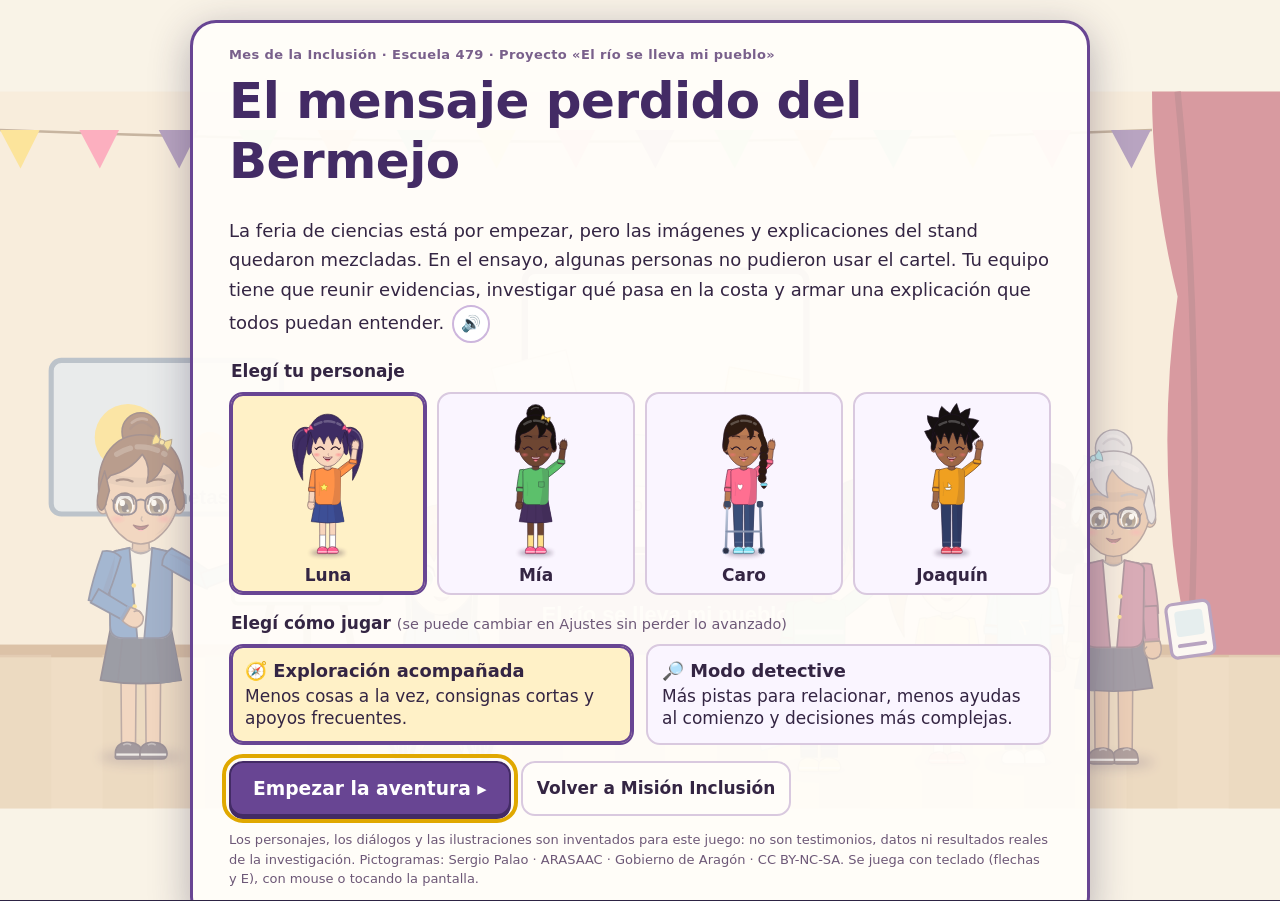
<file: bermejo/index.html>
<!doctype html>
<html lang="es-AR"><head><meta charset="utf-8"><meta name="viewport" content="width=device-width,initial-scale=1,viewport-fit=cover"><meta name="theme-color" content="#2d2344"><title>El mensaje perdido del Bermejo · Misión Inclusión</title><meta name="description" content="Aventura de exploración: investigar la erosión de la costa del río y comunicarla con pictogramas, imágenes, texto claro y audio."><link rel="stylesheet" href="style.css?v=3">
<script src="chars.js?v=3" defer></script><script src="pictos.js?v=3" defer></script><script src="model.js?v=3" defer></script><script src="draw.js?v=3" defer></script><script src="game.js?v=3" defer></script><script src="acts.js?v=3" defer></script></head><body>
<a class="skip" href="#game">Ir al juego</a><div id="game" tabindex="-1"><p class="loading">Preparando la aventura…</p></div>
<dialog id="activity" aria-labelledby="activity-title"><div class="dialog-bar"><h2 id="activity-title"></h2><button type="button" id="activity-close" aria-label="Cerrar y volver a explorar">×</button></div><div id="activity-content"></div></dialog>
<div id="announcement" class="sr" role="status" aria-live="polite"></div><div id="toast" role="status" aria-live="polite"></div><div id="print" aria-hidden="true"></div>
<noscript><p>Este juego necesita JavaScript.</p></noscript>
</body></html>
</file>
<file: bermejo/style.css>
:root{--ink:#342543;--purple:#684593;--purple-d:#432b65;--paper:#f9f3e7;--panel:#fffdf9;--line:#d9c9df;--gold:#f1cf76;--teal:#2bb3a3;--ok:#2b8a5a;--okbg:#e4f3e7;--warnbg:#fff2d5;--night:#2d2344;--fs:17px}
*{box-sizing:border-box}
html,body{margin:0;height:100%}
body{color:var(--ink);background:var(--night);font:var(--fs)/1.5 'Trebuchet MS',Verdana,system-ui,sans-serif;-webkit-tap-highlight-color:transparent}
button,input{font:inherit;color:inherit}
button{cursor:pointer;touch-action:manipulation;border:2px solid var(--line);border-radius:14px;padding:9px 14px;background:var(--panel);color:var(--ink);min-height:46px;font-weight:700;transition:transform .12s,box-shadow .12s,background .12s;line-height:1.25}
button:hover:not(:disabled){transform:translateY(-1px);box-shadow:0 3px 0 #44285d33}
button:disabled{opacity:.5;cursor:default}
button[aria-pressed=true],button[aria-selected=true]{background:#fff1c7;border-color:var(--purple);box-shadow:0 0 0 2px var(--purple) inset}
:focus-visible{outline:4px solid #e0a800!important;outline-offset:3px}
button.primary{background:var(--purple);border-color:var(--purple-d);color:#fff;box-shadow:0 3px 0 var(--purple-d)}
button.primary[aria-pressed=true]{color:var(--ink)}
h1,h2,h3{line-height:1.2;margin:0 0 .5em}
p{margin:0 0 .7em}
.sr{position:absolute;width:1px;height:1px;overflow:hidden;clip:rect(0 0 0 0);white-space:nowrap}
.skip{position:fixed;left:8px;top:-80px;background:#fff;color:var(--ink);padding:10px 14px;border-radius:10px;z-index:200}.skip:focus{top:8px}
.muted{color:#6d5877}.small{font-size:.85em}.cred{font-size:12px;color:#6d5877;margin-top:6px}
.row{display:flex;gap:10px;flex-wrap:wrap;align-items:center;margin:12px 0}.row.center{justify-content:center}
.tag-juego{display:inline-block;font-size:11px;font-weight:700;background:#efe6f7;color:#5a3d7a;border-radius:20px;padding:1px 8px;vertical-align:middle}
.say{min-height:38px;min-width:38px;padding:2px 6px;border-radius:50%;font-size:16px;vertical-align:middle;background:#fff;border-color:#cdb6dd;margin-left:2px}
#game{height:100dvh;display:flex;flex-direction:column;background:var(--paper);overflow:auto}
#game:focus{outline:none}
.loading{margin:auto;font-weight:700}

/* ---------- inicio ---------- */
.start{min-height:100%;position:relative;display:flex;align-items:flex-start;justify-content:center;padding:20px 16px 30px}
.start-art{position:fixed;inset:0;opacity:.45;pointer-events:none}.start-art svg{width:100%;height:100%;object-fit:cover}
.start-card{position:relative;max-width:900px;width:100%;background:#fffdf9f2;border:3px solid var(--purple);border-radius:26px;padding:22px clamp(16px,4vw,36px);box-shadow:0 10px 40px #2d234455}
.kicker{font-size:13px;font-weight:700;letter-spacing:.4px;color:#79608b;margin-bottom:6px}
.start h1{font-size:clamp(30px,5vw,50px);color:var(--purple-d);letter-spacing:-.5px}
.lead{font-size:1.06em;line-height:1.65}
.pick{border:0;padding:0;margin:16px 0}.pick legend{font-weight:700;margin-bottom:8px}.pick .hint{font-weight:400;color:#6d5877;font-size:.85em}
.pick-row{display:grid;grid-template-columns:repeat(4,minmax(0,1fr));gap:10px}
.av{display:flex;flex-direction:column;align-items:center;padding:6px;background:#faf5ff}.av-img svg{height:clamp(110px,18vw,160px);width:100%}
.mode-row{display:grid;grid-template-columns:1fr 1fr;gap:12px}
.mode{text-align:left;display:flex;flex-direction:column;gap:4px;padding:14px;background:#faf5ff}.mode strong{font-size:1.05em}.mode span{font-weight:400}
.start-actions{display:flex;gap:10px;flex-wrap:wrap}.big-b{font-size:1.1em;padding:14px 22px}
.fine{font-size:13px;color:#6d5877;margin-top:14px}

/* ---------- barra ---------- */
.topbar{flex:none;background:var(--night);color:#fff;display:flex;align-items:center;gap:10px;padding:6px 10px;z-index:10}
.tb-title{flex:1;min-width:0;display:flex;flex-direction:column;line-height:1.2}.tb-title strong{font-size:15px;white-space:nowrap;overflow:hidden;text-overflow:ellipsis}.tb-title span{font-size:13px;color:var(--gold);font-weight:700}
.tb-nav{display:flex;gap:6px;flex-wrap:nowrap}
.tb-b{position:relative;background:#3d3158;border-color:#5a4a7a;color:#fff;min-height:46px;min-width:46px;padding:6px 10px;display:flex;align-items:center;gap:6px;font-size:14px}
.tb-b:hover:not(:disabled){box-shadow:0 3px 0 #0005}
.badge{position:absolute;top:-6px;right:-6px;background:var(--gold);color:var(--ink);font-size:12px;border-radius:12px;padding:0 6px;min-width:20px}.badge:empty{display:none}

/* ---------- mundo ---------- */
.world{flex:1 1 auto;position:relative;min-height:260px;overflow:hidden;background:var(--night)}
.viewport{position:absolute;inset:0;overflow:hidden}
.stage{position:absolute;left:0;will-change:transform}
#scene,#scene svg{width:100%;height:100%;display:block}
#scene.fade{animation:fade .45s ease}
.spots{position:absolute;inset:0;z-index:3}
.spot{position:absolute;transform:translate(-50%,-50%);background:transparent;border:3px dashed transparent;border-radius:18px;min-width:44px;min-height:44px;padding:0;box-shadow:none}
.spot:hover:not(:disabled){transform:translate(-50%,-50%);border-color:#f1cf76;background:#ffffff26}
.spot:focus-visible,.spot.near{border-color:#f1cf76;background:#ffffff33}
.spot-tip{position:absolute;left:50%;bottom:calc(100% + 4px);transform:translateX(-50%);background:#fffdf9;color:var(--ink);border:2px solid var(--purple);border-radius:10px;padding:3px 8px;font-size:13px;white-space:nowrap;opacity:0;pointer-events:none;transition:opacity .15s}
.spot:hover .spot-tip,.spot:focus-visible .spot-tip,.spot.near .spot-tip{opacity:1}
.spot-mark{position:absolute;right:-8px;top:-10px;font-size:24px;color:#ffe38a;text-shadow:0 0 6px #b07a00,0 2px 0 #6a4a00;animation:spark 1.6s ease-in-out infinite}
.spot-ok{position:absolute;right:-6px;top:-8px;background:var(--ok);color:#fff;border-radius:50%;width:24px;height:24px;font-size:15px;display:grid;place-items:center}
.spot-exit{background:#684593cc;border:3px solid #fff;color:#fff}.spot-exit .spot-ic{font-size:26px}
.spot.revealed{border-color:#e0a800;border-style:solid;background:#f1cf7655;animation:pulse 1.2s ease-in-out infinite}
.player{position:absolute;width:14.9%;aspect-ratio:240/450;transform:translate(-50%,-100%);pointer-events:none;z-index:2}
.pl-in{width:100%;height:100%;transform:scale(var(--sc,1));transform-origin:50% 100%}
.pl-in svg{width:100%;height:100%;display:block;filter:drop-shadow(0 4px 2px #2a183833)}
.player.flip .pl-in svg{transform:scaleX(-1)}
.player.walk .pl-in{animation:walk .34s ease-in-out infinite}
.player::after{content:'Vos';position:absolute;left:50%;bottom:-6px;transform:translateX(-50%);background:#fff6d8;border:2px solid var(--purple);border-radius:20px;font-size:12px;font-weight:700;padding:0 8px}
.help-arrow{position:absolute;transform:translateX(-50%);font-size:44px;color:#ffd23f;text-shadow:0 0 6px #6a4a00,0 3px 0 #6a4a00;z-index:4;animation:bob .8s ease-in-out infinite;pointer-events:none}
.goal{position:absolute;left:8px;top:8px;right:8px;max-width:640px;z-index:6;display:flex;align-items:center;gap:8px;background:#fffdf9ee;border:2px solid #d8c18a;border-radius:14px;padding:5px 8px 5px 10px;font-weight:700;font-size:15px;box-shadow:0 3px 10px #2a183833}
.goal-t{flex:1}
.prompt{position:absolute;left:50%;bottom:10px;transform:translateX(-50%);z-index:6;background:var(--night);color:#fff;border-radius:30px;padding:6px 14px;font-weight:700;font-size:15px;white-space:nowrap;max-width:94%;overflow:hidden;text-overflow:ellipsis;pointer-events:none}
.prompt kbd{background:var(--gold);color:var(--ink);border-radius:6px;padding:0 7px;margin-right:4px;font-family:inherit}
.talk{position:absolute;left:10px;right:10px;bottom:10px;z-index:20;max-width:900px;margin:0 auto}
.talk-in{display:flex;gap:12px;align-items:flex-start;background:var(--panel);border:3px solid var(--purple);border-radius:20px;padding:12px;box-shadow:0 8px 30px #1a103088;max-height:calc(100% - 20px);animation:up .25s ease}
.portrait{flex:none;width:96px;height:102px;border-radius:50%;overflow:hidden;background:#f0e7f8;border:3px solid #e4d4f0}.portrait svg{width:100%;height:100%}
.portrait.narra{display:grid;place-items:center;font-size:48px;color:var(--purple);background:#fff1c7}
.talk-body{flex:1;min-width:0}
.talk-name{font-weight:700;color:var(--purple);margin:0 0 2px}
.talk-t{font-size:1.08em;margin-bottom:8px}
.talk-opts{display:flex;flex-wrap:wrap;gap:8px}.opt{text-align:left}.opt.asked{background:#f1ecf6;color:#5a4a6a}.opt.asked::before{content:'✓ ';color:var(--ok)}
.found{display:flex;flex-direction:column;align-items:flex-start;gap:4px;margin:4px 0 8px}.found img{width:110px;height:110px;background:#fff;border:2px solid var(--line);border-radius:12px;padding:4px}
.found.row{flex-direction:row;flex-wrap:wrap}.found.row img{width:70px;height:70px}
.old-sign{background:#efe6cf;border:2px solid #b0a07a;border-radius:8px;padding:8px 10px;font-size:12px;letter-spacing:.3px;color:#5a5040;margin:4px 0 8px}
.pad{flex:none;display:flex;gap:10px;align-items:center;background:var(--night);padding:8px 10px calc(8px + env(safe-area-inset-bottom))}
.pad-dir{display:grid;grid-template-columns:repeat(4,52px);gap:6px}
.pad-b{min-height:52px;padding:0;font-size:22px;background:#3d3158;border-color:#5a4a7a;color:#fff;user-select:none;-webkit-user-select:none;touch-action:none}
.pad-act{flex:1;min-height:52px;background:var(--gold);border-color:#c4a150;font-size:16px;overflow:hidden;text-overflow:ellipsis;white-space:nowrap}
.pad-act:disabled{background:#4a3f63;color:#cfc4e0;border-color:#5a4a7a;opacity:1}

/* ---------- ventana de actividades ---------- */
dialog{width:min(820px,calc(100vw - 16px));max-height:calc(100dvh - 16px);padding:0;border:3px solid var(--purple);border-radius:22px;background:var(--panel);color:var(--ink);box-shadow:0 15px 60px #20152b88;overflow:hidden;display:none;flex-direction:column}
dialog[open]{display:flex}
dialog.wide{width:min(1160px,calc(100vw - 16px))}
dialog.small{width:min(520px,calc(100vw - 16px))}
dialog::backdrop{background:#1a1030b0}
.dialog-bar{flex:none;display:flex;align-items:center;gap:10px;background:#f0e3f6;border-bottom:2px solid #d4bddf;padding:8px 10px 8px 16px}
.dialog-bar h2{flex:1;font-size:19px;margin:0}
#activity-close{font-size:28px;line-height:1;padding:0;min-width:48px;background:#fff}
.help-b{background:#fff7d6;border-color:#d8b85a}
#activity-content{overflow:auto;padding:16px clamp(12px,2.5vw,24px) 22px;flex:1}
.intro{font-size:1.02em}
.act-help{background:#e8f4fb;border:2px solid #9cc8e0;border-radius:14px;padding:8px 12px;margin:0 0 12px}.act-help strong{color:#245a7a;margin-right:4px}
.fb{margin-top:12px;padding:10px 14px;border-radius:14px;background:var(--warnbg);border:2px solid #d5b987;font-weight:700}.fb:empty{display:none}
.fb.ok{background:var(--okbg);border-color:#9fc6aa}
.done-box{margin-top:14px;padding:14px;border-radius:16px;background:var(--okbg);border:2px solid #8fc29f;display:flex;flex-wrap:wrap;gap:10px;align-items:center}
.done-box p{margin:0;flex:1;min-width:200px}
.mini-port{width:64px;height:68px;border-radius:50%;overflow:hidden;background:#f0e7f8;flex:none}.mini-port svg{width:100%;height:100%}
.hint-glow{outline:5px solid #e0a800!important;outline-offset:3px;animation:pulse 1s ease-in-out 4}
.sub{font-size:1em;margin:14px 0 8px;color:var(--purple-d)}
.tag-l{font-style:normal;font-size:11px;background:#ffd9c2;color:#8a3a10;border-radius:8px;padding:0 6px}.tag-s{font-style:normal;font-size:11px;background:#d9f0e2;color:#1f6a40;border-radius:8px;padding:0 6px}
.mini{min-height:38px;padding:4px 10px;font-size:14px}
.confirm p{font-size:1.05em}

/* paneles */
.quests{list-style:none;padding:0;margin:8px 0;display:grid;gap:8px}
.quests li{display:flex;gap:10px;align-items:center;padding:8px 10px;border:2px solid var(--line);border-radius:12px;background:#fff}
.quests li.done{background:var(--okbg);border-color:#9fc6aa}.quests li.cur{border-color:var(--purple);box-shadow:0 0 0 2px var(--purple)}
.quests .qi{font-size:20px;width:26px;text-align:center;color:var(--purple)}.quests li.done .qi{color:var(--ok)}
.quests small{display:block;color:#6d5877}
.quests li>span:nth-child(2){flex:1}
.extras{padding-left:20px}
.items{list-style:none;padding:0;display:grid;gap:8px}.items li{display:flex;gap:12px;align-items:center;background:#fff;border:2px solid var(--line);border-radius:12px;padding:8px}.it-ic{font-size:32px}
.pgrid{list-style:none;padding:0;display:grid;grid-template-columns:repeat(auto-fill,minmax(110px,1fr));gap:8px}.pgrid li{background:#fff;border:2px solid var(--line);border-radius:12px;padding:6px;text-align:center;font-weight:700;font-size:14px}.pgrid img{width:100%;aspect-ratio:1;object-fit:contain}
.notes{list-style:none;padding:0;display:grid;gap:8px}.notes li{display:flex;gap:10px;align-items:center;background:#fff;border:2px solid var(--line);border-radius:12px;padding:6px 8px}.notes img{width:64px;height:64px;object-fit:contain;flex:none;background:#fff;border-radius:8px}.notes li>span{flex:1}.notes small{display:block;color:#6d5877}
.tag{display:inline-block;font-size:11px;border-radius:8px;padding:0 6px;font-weight:700}.tag.obs{background:#d9f0e2;color:#1f6a40}.tag.sup{background:#ffe3c2;color:#8a4a10}
.map{list-style:none;padding:0;display:grid;grid-template-columns:repeat(auto-fit,minmax(220px,1fr));gap:10px}.map li{border:2px solid var(--line);border-radius:14px;padding:8px;background:#fff;display:flex;flex-direction:column;gap:6px}.map li.here{border-color:var(--purple);box-shadow:0 0 0 2px var(--purple)}.map-art svg{width:100%;height:auto;display:block;border-radius:8px}
.modes,.prefs{border:2px solid var(--line);border-radius:14px;padding:10px 14px;margin:0 0 12px}.modes legend,.prefs legend{font-weight:700;padding:0 6px}
.mode-opt,.tog{display:flex;gap:10px;align-items:flex-start;min-height:44px;padding:6px 0;cursor:pointer}.mode-opt input,.tog input{width:24px;height:24px;accent-color:var(--purple);flex:none;margin-top:2px}
.credits summary{cursor:pointer;font-weight:700;min-height:44px;display:flex;align-items:center}

/* A · comparar */
.views{display:flex;flex-wrap:wrap;gap:8px;margin-bottom:8px}
.counter{font-size:1.05em}
.cmp-two{display:grid;grid-template-columns:1fr 1fr;gap:12px}.cmp-two figure{margin:0}.cmp-two figcaption{font-weight:700;color:var(--purple-d)}
.cmp-two.small{max-width:760px}
.cmp-box{position:relative;border:3px solid #bca4cb;border-radius:14px;overflow:hidden;background:#fff}
.cmp-box svg{width:100%;height:auto;display:block}
.cmp-box.tap{cursor:crosshair}
.cmp-marks{position:absolute;inset:0;width:100%;height:100%;pointer-events:none}
.cmp-box.slide{max-width:820px}.cmp-top{position:absolute;inset:0}.cmp-line{position:absolute;top:0;bottom:0;width:4px;margin-left:-2px;background:#fff;box-shadow:0 0 0 2px var(--purple);pointer-events:none}
.slider{display:block;font-weight:700;margin:10px 0}.slider input{display:block;width:100%;max-width:820px;min-height:44px;accent-color:var(--purple)}
.zone-list{display:flex;flex-wrap:wrap;gap:8px}.zone-list .ok{border-color:#8fc29f;background:var(--okbg)}.zone-list .seen{border-style:dashed}
.zone-q{margin-top:10px;padding:10px;border:2px solid var(--purple);border-radius:14px;background:#faf5ff}
.pulse{animation:pulse 1s ease-in-out infinite}

/* B · clasificar */
.example{background:#faf5ff;border:2px dashed #cdb6dd;border-radius:12px;padding:8px 12px}
.pile{display:flex;flex-wrap:wrap;gap:8px;min-height:60px;margin-bottom:12px}
.card{background:#fff;border:2px solid #cdb6dd;border-radius:12px;padding:10px 12px;text-align:left;box-shadow:0 2px 0 #cdb6dd}
img{-webkit-user-drag:none;user-select:none}.deck .card,.pile .card{touch-action:none}.img-opt{touch-action:pan-y}.card.dragging,.img-opt.dragging{opacity:.4}
.ghost{position:fixed;z-index:1000;pointer-events:none;transform:translate(-50%,-50%) rotate(-3deg);box-shadow:0 10px 30px #2a183866!important;opacity:.95}
.boxes{display:grid;grid-template-columns:1fr 1fr;gap:12px}
.box{border:3px dashed #9fc6aa;border-radius:16px;padding:10px;min-height:150px;background:#f3fbf5}.box.sup{border-color:#e0b07a;background:#fff8ee}
.box.over,[data-drop].over{outline:4px solid #e0a800;outline-offset:2px}
.box-h{width:100%;font-size:1.1em;display:flex;align-items:center;justify-content:center;gap:8px;flex-wrap:wrap}.box-h small{font-weight:400}
.box ul{list-style:none;padding:0;margin:8px 0 0;display:grid;gap:6px}.card.placed{box-shadow:none;background:#ffffffcc;font-size:.95em}

/* C · maqueta */
.maq{display:grid;grid-template-columns:minmax(0,1.35fr) minmax(0,1fr);gap:14px;align-items:start}
.maq-view{border:3px solid #9cc8e0;border-radius:16px;overflow:hidden;background:#f4fafc;cursor:crosshair}.maq-view svg{width:100%;height:auto;display:block}
.maq-view.shake{animation:shake .5s ease}
.task{background:#faf5ff;border:2px solid var(--purple);border-radius:14px;padding:10px 12px;margin-bottom:10px}.task p{margin:4px 0}
.ctrl{display:flex;flex-wrap:wrap;gap:8px;margin-bottom:8px}.ctrl button{flex:1 1 auto}
.runs{border-collapse:collapse;width:100%;margin:8px 0;background:#fff}.runs caption{font-weight:700;text-align:left;font-size:.9em;padding-bottom:4px}.runs th,.runs td{border:2px solid var(--line);padding:4px 8px;text-align:left}.runs td{font-weight:700;font-size:1.1em;width:30%}
.log{margin:6px 0 0;padding-left:20px;font-size:.92em;color:#4a3a5a}
.caveat{margin-top:12px;background:#fff8e0;border:2px solid #e0c56a;border-radius:12px;padding:8px 12px}
.opts3{display:grid;grid-template-columns:repeat(3,minmax(0,1fr));gap:8px;margin-top:6px}.opts3 button{display:flex;flex-direction:column;align-items:center;gap:4px;padding:6px;font-size:14px}.opts3 img{width:100%;height:auto;max-height:90px;object-fit:contain}.noimg{font-size:40px;color:#a08ab8;height:70px;display:grid;place-items:center}
.chorro{stroke-dasharray:14 10;animation:flow .4s linear infinite}
.cayendo{animation:cae .9s ease-in forwards;transform-box:fill-box;transform-origin:0 100%}
.jarra.vierte{transform:translate(500px,120px) rotate(-28deg)}

/* D, G · secuencias */
.seq{list-style:none;padding:0;display:flex;flex-wrap:wrap;gap:8px;align-items:stretch;margin:6px 0}
.seq .slot{position:relative;flex:1 1 150px;max-width:230px;border:3px dashed #bca4cb;border-radius:16px;padding:8px;background:#faf5ff;display:flex;flex-direction:column;gap:6px}
.seq .slot.bad{border-color:#d9822b;background:#fff3e6}
.seq .arrow{align-self:center;font-size:26px;color:var(--purple);font-weight:700}
.num{position:absolute;left:-6px;top:-10px;background:var(--gold);border-radius:50%;width:30px;height:30px;display:grid;place-items:center;font-weight:700;z-index:1}
.seq .empty{flex:1;min-height:150px;border-style:dashed;background:transparent;color:#7a6a8a}
.card.big{display:flex;flex-direction:column;align-items:center;gap:4px;text-align:center;flex:1}
.card img,.deck img{width:100%;max-width:140px;aspect-ratio:4/3;object-fit:contain;background:#fff;border-radius:8px}
.card img.is-picto{aspect-ratio:1}
.deck{display:grid;grid-template-columns:repeat(auto-fill,minmax(130px,1fr));gap:8px}
.deck .card{display:flex;flex-direction:column;align-items:center;gap:4px;text-align:center;font-size:14px}
.instr{margin:0 0 10px;background:#fffdf0;border-left:6px solid var(--gold);padding:10px 14px;border-radius:8px;font-size:1.05em}
.warn{background:#fff3e6;border:2px solid #e0b07a;border-radius:12px;padding:8px 12px}
.words{display:flex;flex-wrap:wrap;gap:8px;align-items:center;margin:8px 0}.lab{font-weight:700}

/* E, F · stand y cartel */
.tabs{display:flex;gap:6px;flex-wrap:wrap;margin-bottom:10px}.tabs.small button{min-height:42px;font-size:14px}
.stand{display:grid;grid-template-columns:minmax(0,1.15fr) minmax(0,1fr);gap:16px;align-items:start}
.titles{display:flex;flex-wrap:wrap;gap:6px;align-items:center;margin-bottom:8px}.titles button{font-size:14px}
.poster{background:#fff;border:4px solid var(--purple-d);border-radius:16px;padding:12px;box-shadow:5px 6px 0 #dbc3e3}
.p-title{text-align:center;font-size:1.35em;font-weight:700;color:#fff;background:var(--purple);border-radius:10px;padding:8px;margin:0 0 10px}.p-title.empty{background:#e9e0f2;color:#7a6a8a}
.p-panels{list-style:none;padding:0;margin:0;display:grid;gap:8px}
.p-panel{border:2px solid #d4c4e4;border-radius:12px;background:#fbf8ff}.p-panel.sel{border-color:var(--purple);box-shadow:0 0 0 3px var(--purple)}.p-panel.bad{border-color:#d9822b;background:#fff3e6}
.p-btn,.poster:not(.edit) .p-panel{display:grid;grid-template-columns:auto 110px 1fr;gap:10px;align-items:center;width:100%;text-align:left;background:transparent;border:0;padding:6px 8px;box-shadow:none;min-height:96px}
.p-btn:hover:not(:disabled){transform:none;background:#f4ecfb}
.p-n{background:var(--gold);border-radius:50%;width:30px;height:30px;display:grid;place-items:center;font-weight:700}
.p-img{display:flex;flex-direction:column;align-items:center}.p-img img{width:100px;height:84px;object-fit:contain;background:#fff;border-radius:8px}
.p-word{font-size:14px;text-transform:uppercase;letter-spacing:.5px}
.p-txt{font-size:1.08em;font-weight:700}
.p-ph{display:inline-block;color:#9a8aaa;font-weight:400;border:2px dashed #cdb6dd;border-radius:8px;padding:6px 10px}
.p-audio{text-align:center;font-weight:700;color:#1e6a62;margin:8px 0 0}
.p-cred{font-size:11px;color:#6d5877;margin:8px 0 0;text-align:center}
.imgs{display:grid;grid-template-columns:repeat(auto-fill,minmax(100px,1fr));gap:6px}
.img-opt{display:flex;flex-direction:column;align-items:center;gap:2px;padding:4px;font-size:13px}.img-opt img{width:100%;aspect-ratio:4/3;object-fit:contain;background:#fff;border-radius:6px}.img-opt small{font-weight:400;font-size:11px;color:#6d5877}
.phr{list-style:none;padding:0;margin:0;display:grid;gap:6px}.phr li{display:flex;gap:6px;align-items:center}.phr li>button:first-child{flex:1;text-align:left;font-weight:400}
.visitors{list-style:none;padding:0;display:grid;gap:10px;margin:12px 0}
.vis,.review{display:flex;gap:10px;align-items:flex-start;border:2px solid var(--line);border-radius:14px;padding:10px;background:#fff}
.vis.ok{border-color:#8fc29f;background:#f3fbf5}.vis.doubt{border-color:#e0b07a}
.vis>div:last-child,.review>div:last-child{flex:1;min-width:0}
.bub{position:relative;background:#fff8ee;border:2px solid #e8c9a0;border-radius:14px;padding:8px 10px;margin:6px 0}.bub.ok{background:var(--okbg);border-color:#9fc6aa}
.review{background:#faf5ff;border-color:var(--purple)}
.compare-n{font-size:1.05em}
.test-grid{display:grid;grid-template-columns:minmax(0,1fr) minmax(0,1.1fr);gap:16px;align-items:start}.test-top{position:sticky;top:0}.test-top .poster{max-width:640px;margin:0 auto}.test-top .p-btn,.test-top .poster .p-panel{min-height:76px}.visitors{margin-top:0}

/* cierre */
.fin-art svg{width:100%;height:auto;border-radius:16px;display:block;margin-bottom:12px}
.fin-grid{display:grid;grid-template-columns:minmax(0,1.1fr) minmax(0,1fr);gap:16px;align-items:start}
.ag{list-style:none;padding:0;display:flex;flex-wrap:wrap;gap:8px}.ag li{display:flex;flex-direction:column;align-items:center;width:110px;text-align:center;font-weight:700;font-size:14px;background:#fff;border:2px solid var(--line);border-radius:12px;padding:6px}.ag img{width:80px;height:80px;object-fit:contain}

#toast{position:fixed;left:50%;bottom:90px;transform:translate(-50%,20px);background:#332543;color:#fff;border-radius:14px;padding:10px 18px;font-weight:700;max-width:calc(100vw - 24px);text-align:center;z-index:300;opacity:0;pointer-events:none;transition:.2s}
#toast.show{opacity:1;transform:translate(-50%,0)}#toast.gain{background:#2b6a4a}
#print{display:none}

/* animaciones de escena */
.olas{animation:olas 3s ease-in-out infinite alternate}
.nube{animation:nube 16s ease-in-out infinite alternate}.nube2{animation-duration:22s}
.pajaro{animation:bob 2s ease-in-out infinite}
.confeti{animation:confeti 3s ease-in infinite}
.luz{animation:luz 1.4s ease-in-out infinite alternate}
.tarjeta-oculta{animation:wiggle 3s ease-in-out infinite;transform-box:fill-box;transform-origin:center}
.brillito{animation:spark 1.6s ease-in-out infinite;transform-box:fill-box;transform-origin:center}

@keyframes fade{from{opacity:.2}to{opacity:1}}
@keyframes walk{0%,100%{transform:scale(var(--sc,1)) translateY(0)}50%{transform:scale(var(--sc,1)) translateY(-3%)}}
@keyframes spark{50%{transform:scale(1.25) rotate(15deg)}}
@keyframes pulse{50%{box-shadow:0 0 0 8px #f1cf7655}}
@keyframes bob{50%{transform:translate(-50%,-8px)}}
@keyframes up{from{transform:translateY(20px);opacity:0}}
@keyframes shake{20%,60%{transform:translateX(-6px)}40%,80%{transform:translateX(6px)}}
@keyframes flow{to{stroke-dashoffset:-24}}
@keyframes cae{to{transform:translate(40px,130px) rotate(28deg);opacity:.2}}
@keyframes olas{to{transform:translateX(14px)}}
@keyframes nube{to{transform:translateX(40px)}}
@keyframes confeti{from{transform:translateY(-30px)}to{transform:translateY(300px)}}
@keyframes luz{to{opacity:.45}}
@keyframes wiggle{0%,90%,100%{transform:rotate(0)}93%{transform:rotate(-8deg)}96%{transform:rotate(8deg)}}

/* preferencias */
body.rm *,body.rm *::before,body.rm *::after{animation:none!important;transition:none!important}
body.big{--fs:20px}body.big .spot-tip,body.big .goal,body.big .prompt{font-size:18px}body.big .p-txt{font-size:1.15em}
body.hc{--ink:#120a1c;--line:#3a2a4a;--purple:#3f1f6a;--purple-d:#230f40;--paper:#fff;--panel:#fff}
body.hc button{border-color:#120a1c}body.hc .muted,body.hc .cred,body.hc .fine,body.hc .kicker{color:#241431}
body.hc .spot{border-color:#ffffffaa}body.hc .spot-tip{border-color:#000;background:#fff;color:#000}body.hc .goal{background:#fff;border-color:#000}
body.hc .p-ph{color:#3a2a4a;border-color:#3a2a4a}

/* pantallas chicas */
@media (max-width:760px){
  .tb-l{display:none}.tb-title strong{font-size:13px}.tb-b{padding:4px 8px}.tb-nav{gap:4px}
  .pad-dir{grid-template-columns:repeat(4,48px)}.pad-b{min-height:50px}
  .goal{font-size:13px;padding:4px 6px}
  .boxes,.maq,.stand,.fin-grid,.mode-row,.test-grid{grid-template-columns:1fr}.cmp-two{gap:6px}dialog,dialog.wide,dialog.small{width:calc(100vw - 8px);max-height:calc(100dvh - 8px);border-radius:16px}.test-top{position:static}
  .pick-row{grid-template-columns:repeat(2,minmax(0,1fr))}
  .portrait{width:64px;height:68px}
  .talk-in{padding:10px;gap:8px}
  .p-btn,.poster:not(.edit) .p-panel{grid-template-columns:auto 80px 1fr}.p-img img{width:76px;height:64px}
  .seq .arrow{display:none}.seq .slot{flex-basis:130px}
  #toast{bottom:80px}
}
@media (max-width:420px){.tb-title{display:none}.tb-nav{flex:1;justify-content:space-between}.pad-dir{grid-template-columns:repeat(4,44px)}.pad-act{font-size:14px}}
@media (max-height:520px){.tb-l{display:none}.goal{font-size:13px;padding:3px 6px}.pad{padding:4px 8px}.pad-b,.pad-act{min-height:44px}.topbar{padding:3px 8px}.tb-b{min-height:44px}}

/* impresión: solo el cartel */
@media print{
  @page{size:A4;margin:12mm}
  body{background:#fff}
  body>*:not(#print){display:none!important}
  #print{display:block!important}
  .print-sheet .poster{box-shadow:none;border-width:3px}
  .print-sheet .p-panel{break-inside:avoid;grid-template-columns:auto 150px 1fr;min-height:140px}
  .print-sheet .p-img img{width:150px;height:120px}
  .print-sheet .p-txt{font-size:22px}
  .print-sheet .p-title{font-size:30px;-webkit-print-color-adjust:exact;print-color-adjust:exact}
  .print-sheet .p-n{-webkit-print-color-adjust:exact;print-color-adjust:exact}
  .print-sheet .p-cred{font-size:11px}
  .print-foot{text-align:center;font-size:12px;margin-top:8px}
}
</file>
